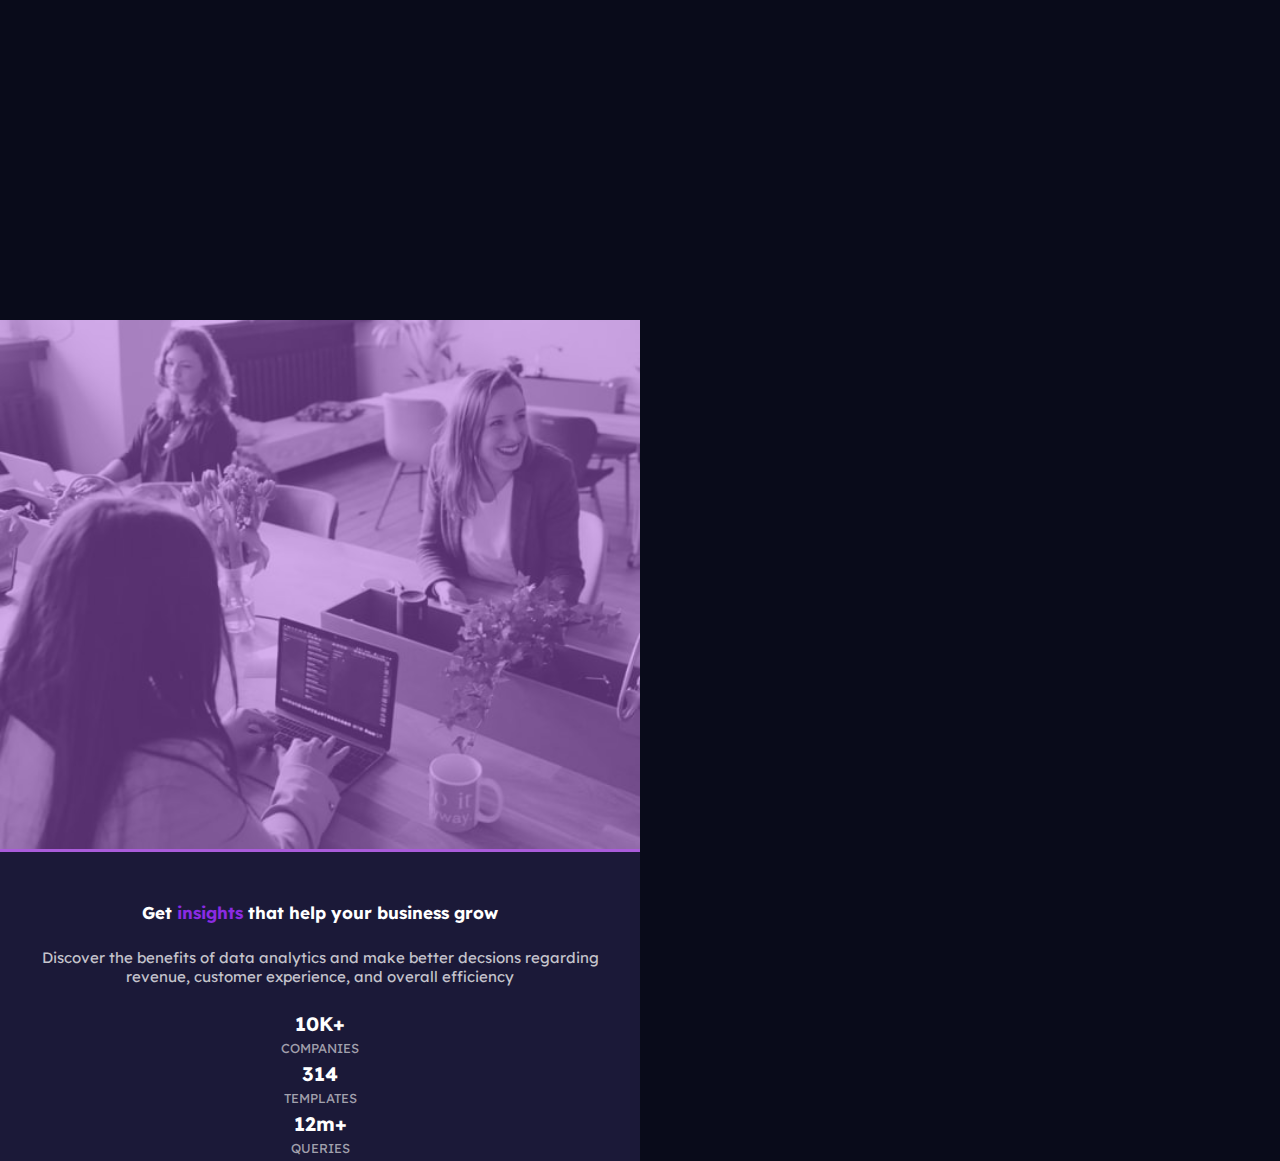
<file: first_project/index.html>
<!DOCTYPE html>
<html lang="en">
<head>
    <meta charset="UTF-8">
    <meta http-equiv="X-UA-Compatible" content="IE=edge">
    <meta name="viewport" content="width=device-width, initial-scale=1.0">
    <title>first prject</title>
    <link rel="stylesheet" href="css/style.css">
</head>
<body>
    <section class="big-container">
        <div class="right-side-wrapper">
            <div class="text-wrapper">
                <h1 class="big-text-wrapper">Get <a href="#">insights</a> that help your business grow</h1>
                <p id="main-paragrap-wrapper">Discover the benefits of data analytics and make better decsions regarding revenue, customer experience, and overall efficiency</p>
            </div>
            <div class="bottom-texr-wrapper">
                <div>
                    <h2>10K+</h2>
                    <p>COMPANIES</p>
                </div>
                <div>
                    <h2>314</h2>
                    <p>TEMPLATES</p>
                </div>
                <div>
                    <h2>12m+</h2>
                    <p>QUERIES</p>
                </div>
            </div>
            

        </div>
        <div class="left-side-wrapper">
            <img src="./images/image-header-desktop.jpg" alt="">
            
        </div>
    </section>
</body>
</html>
</file>
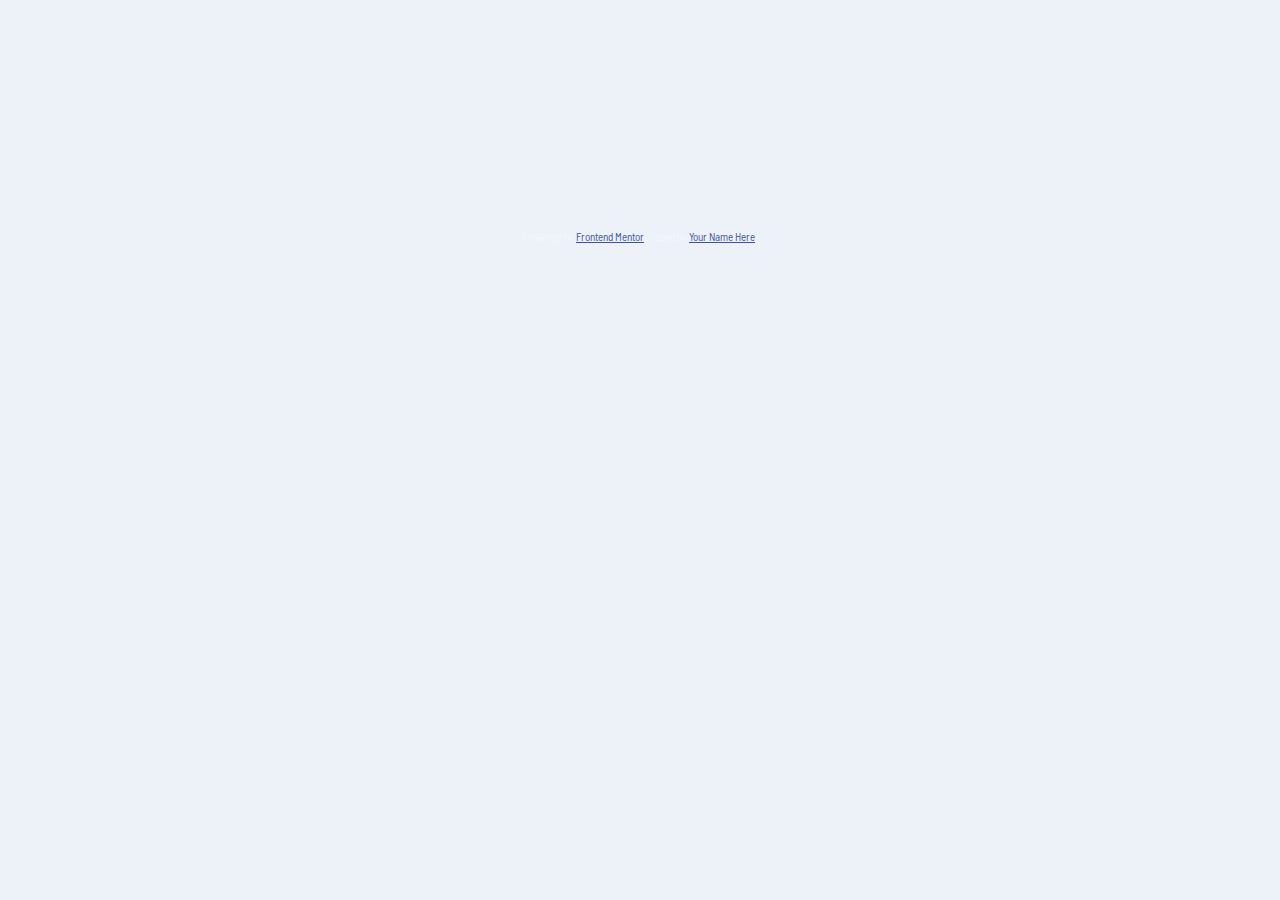
<file: testimonials-grid-section-main/index.html>
<!DOCTYPE html>
<html lang="en">
<head>
  <meta charset="UTF-8">
  <meta name="viewport" content="width=device-width, initial-scale=1.0"> <!-- displays site properly based on user's device -->

  <link rel="icon" type="image/png" sizes="32x32" href="./images/favicon-32x32.png">
  <link rel="stylesheet" href="css/style.css">
  
  <title>Frontend Mentor | [Challenge Name Here]</title>

  <!-- Feel free to remove these styles or customise in your own stylesheet 👍 -->
  <style>
    .attribution { font-size: 11px; text-align: center; }
    .attribution a { color: hsl(228, 45%, 44%); }
  </style>
</head>
<body>
  <!-- Daniel Clifford
  Verified Graduate

  I received a job offer mid-course, and the subjects I learned were current, if not more so, 
  in the company I joined. I honestly feel I got every penny’s worth.

  “ I was an EMT for many years before I joined the bootcamp. I’ve been looking to make a 
  transition and have heard some people who had an amazing experience here. I signed up 
  for the free intro course and found it incredibly fun! I enrolled shortly thereafter. 
  The next 12 weeks was the best - and most grueling - time of my life. Since completing 
  the course, I’ve successfully switched careers, working as a Software Engineer at a VR startup. ”

  Jonathan Walters
  Verified Graduate

  The team was very supportive and kept me motivated

  “ I started as a total newbie with virtually no coding skills. I now work as a mobile engineer 
  for a big company. This was one of the best investments I’ve made in myself. ”

  Jeanette Harmon
  Verified Graduate

  An overall wonderful and rewarding experience

  “ Thank you for the wonderful experience! I now have a job I really enjoy, and make a good living 
  while doing something I love. ”

  Patrick Abrams
  Verified Graduate

  Awesome teaching support from TAs who did the bootcamp themselves. Getting guidance from them and 
  learning from their experiences was easy.

  “ The staff seem genuinely concerned about my progress which I find really refreshing. The program 
  gave me the confidence necessary to be able to go out in the world and present myself as a capable 
  junior developer. The standard is above the rest. You will get the personal attention you need from 
  an incredible community of smart and amazing people. ”

  Kira Whittle
  Verified Graduate

  Such a life-changing experience. Highly recommended!

  “ Before joining the bootcamp, I’ve never written a line of code. I needed some structure from 
  professionals who can help me learn programming step by step. I was encouraged to enroll by a former 
  student of theirs who can only say wonderful things about the program. The entire curriculum and staff 
  did not disappoint. They were very hands-on and I never had to wait long for assistance. The agile team 
  project, in particular, was outstanding. It took my learning to the next level in a way that no tutorial 
  could ever have. In fact, I’ve often referred to it during interviews as an example of my developent 
  experience. It certainly helped me land a job as a full-stack developer after receiving multiple offers. 
  100% recommend! ” -->
  
  <section class="big-wrapper">
    <div class="first-wrapper">
      
    </div>
    <div class="second-wrapper"></div>
    <div class="third-wrapper"></div>
    <div class="fourth-wrapper"></div>
    <aside class="fith-wrapper" ></aside>
  </section>
  <div class="attribution">
    Challenge by <a href="https://www.frontendmentor.io?ref=challenge" target="_blank">Frontend Mentor</a>. 
    Coded by <a href="#">Your Name Here</a>.
  </div>
</body>
</html>
</file>
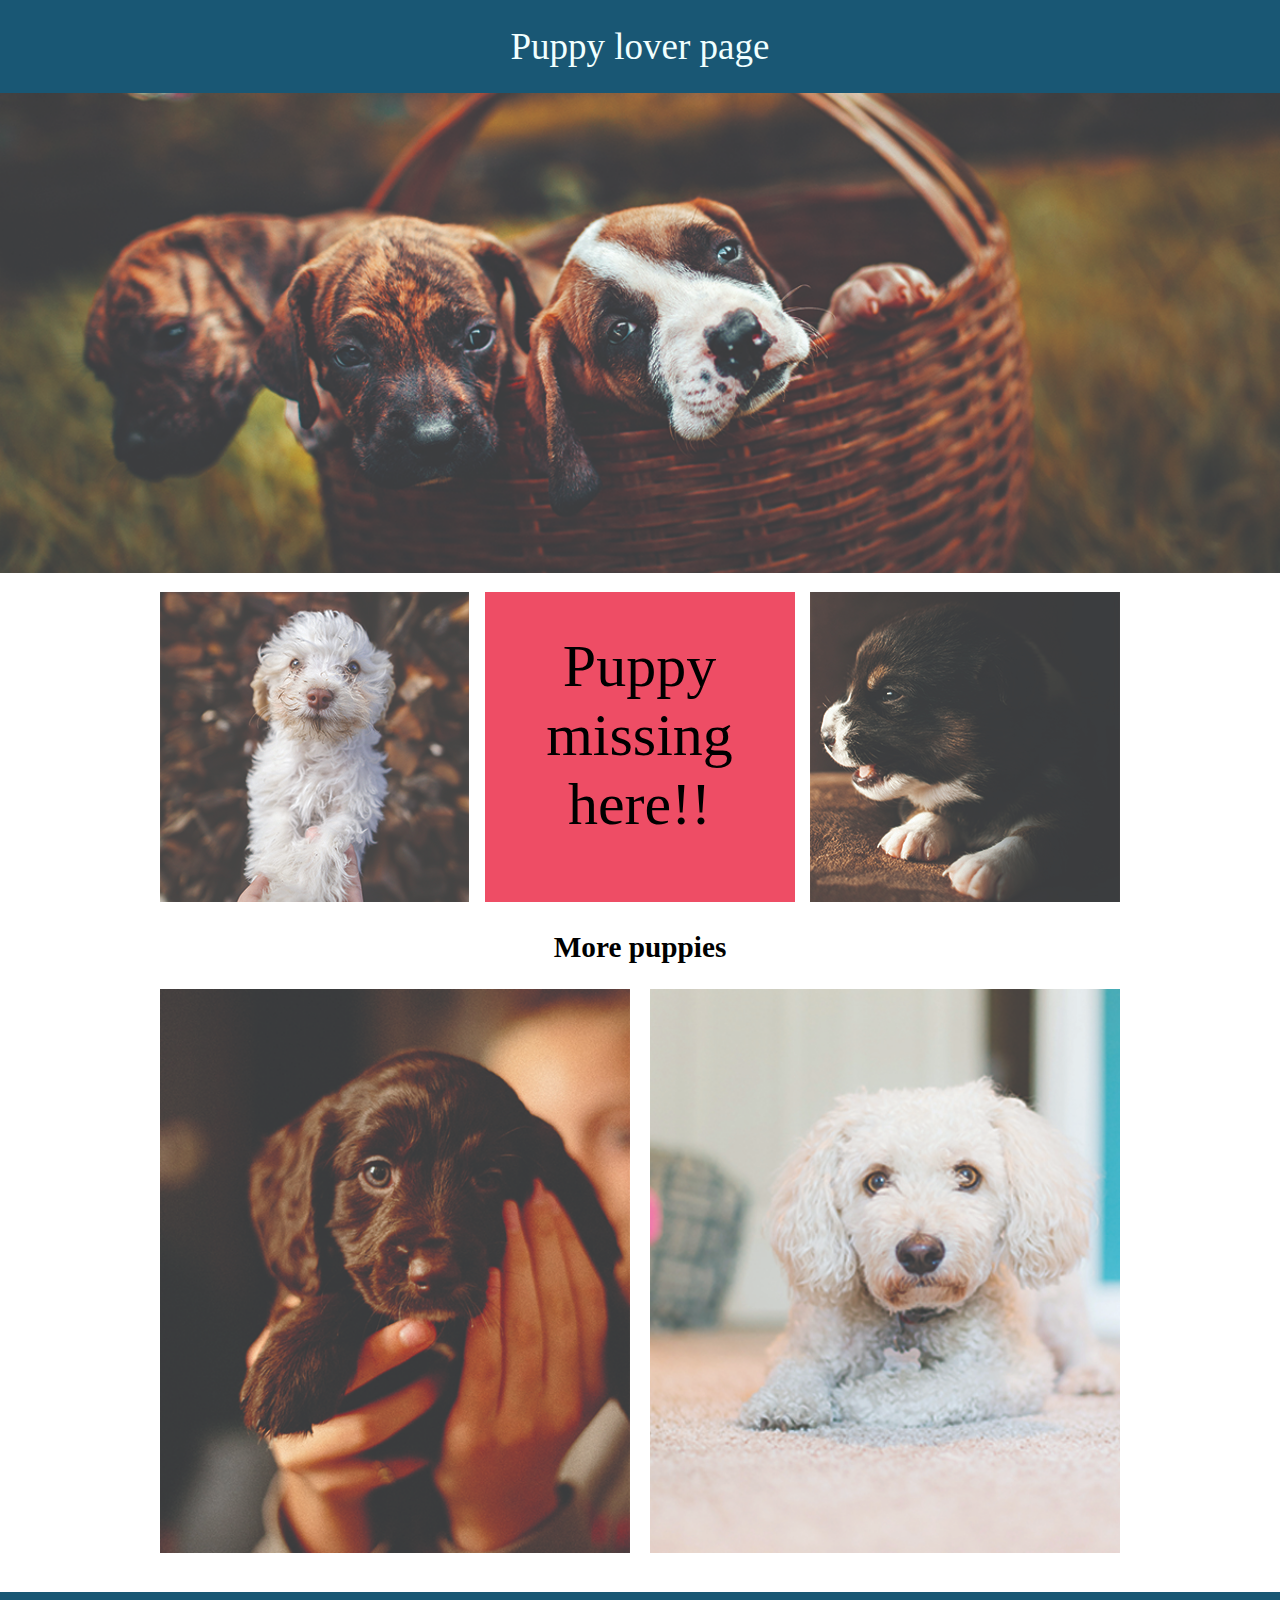
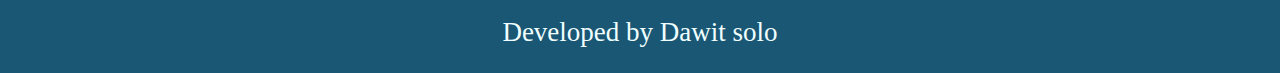
<file: Puppy_Project/project/index.html>
<!DOCTYPE html>
<html lang="en">
  <head>
    <meta charset="UTF-8" />
    <meta http-equiv="X-UA-Compatible" content="IE=edge" />
    <meta name="viewport" content="width=device-width, initial-scale=1.0" />
    <title>Puppy Lovers page</title>
    <link rel="stylesheet" href="./CSS/style1.css" />
  </head>
  <body></body>
</html>
<!-- Start working in our puppy lover page 
    Date:3/29/2022 -->
    <!-- Creating the header -->
    <header>
      <div class="puppy-lover-page-top">
        <p>Puppy lover page</p>
      </div>
    </header>
    <!-- Creating the banner image -->
    <div class="banner">
      <img src="./images/banner-puppies.jpg" alt="puppy lover page banner" />
    </div>
    <!-- creating the section to hold the three divisions -->
    <section class="three-puppys">
      <div class="puppy-33">
        <img src="./images/puppy-1.jpg" alt="first puppy" />
      </div>
      <div class="puppy-34 missing-puppy">
        <p>Puppy missing here!!</p>
      </div>
      <div class="puppy-35">
        <img src="./images/puppy-2.jpg" alt="second puppy" />
      </div>
    </section>
    <!-- creating the transition text  -->
    <div class="transition">
      <h3>More puppies</h3>
    </div>
    <!-- creating the second section to hold two images -->
    <section class="two-puppys">
      <div class="puppy-right">
        <img src="./images/puppy-3.jpg" alt="the third image" />
      </div>
      <div class="puppy-left">
        <img src="./images/puppy-4.jpg" alt="the fourth image" />
      </div>
    </section>
    <!-- creating the footer -->
    <footer class="foot">
      <p>Developed by Dawit solo</p>
    </footer>
    <!-- working ends on 3/30/2022 -->
  </body>
</html>
</file>
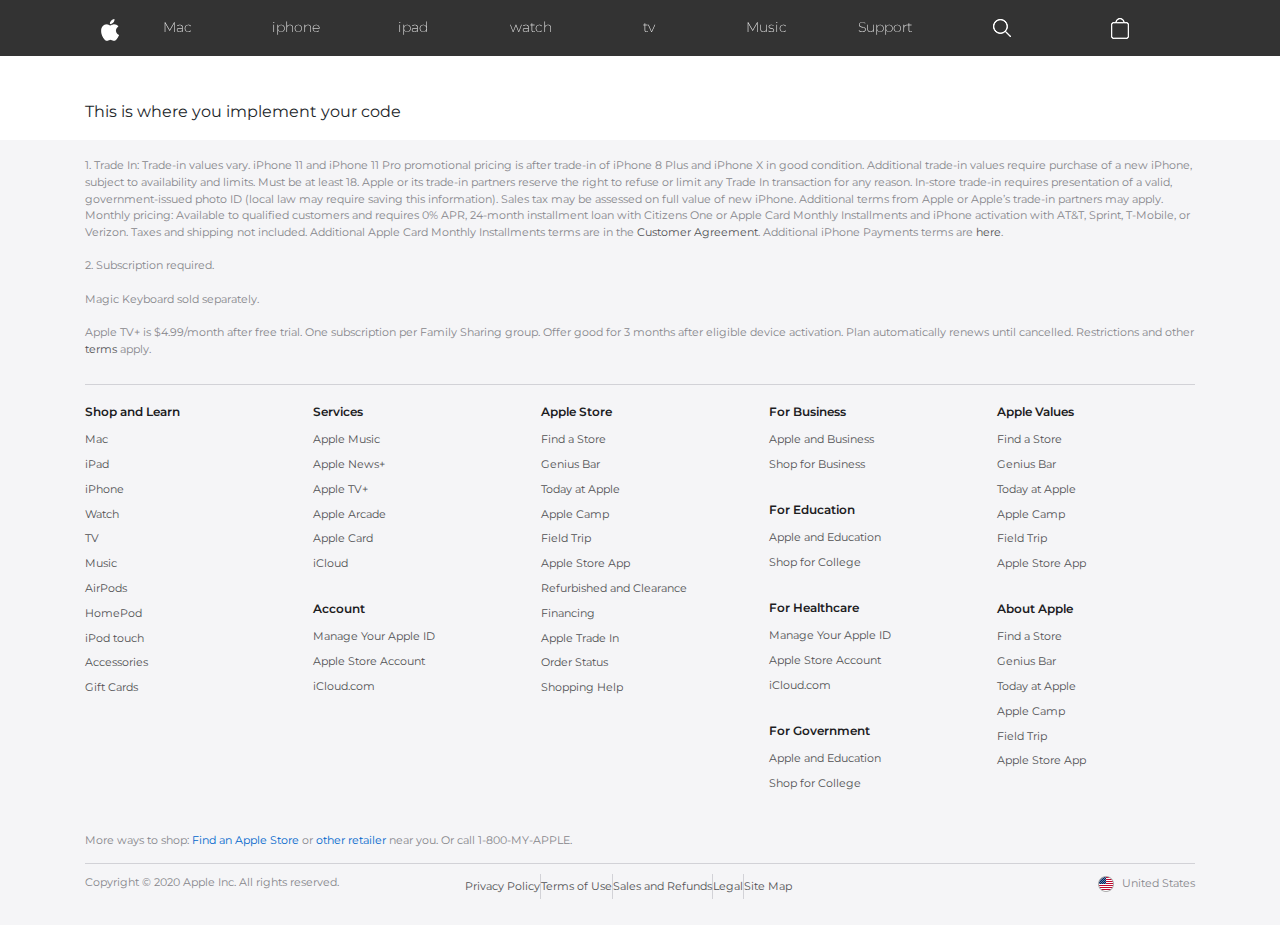
<file: AppleBootstrapProject/resource/apple-responsive-staring-base-code/index.html>
<!DOCTYPE html>
<html>
  <head>
    <title>Apple Responsive Replica</title>

    <!-- Some meta tags -->
    <meta charset="utf-8" />
    <meta
      name="viewport"
      content="width=device-width, initial-scale=1, shrink-to-fit=no"
    />
    <meta name="title" content="Apple Responsive Replica" />
    <meta
      name="description"
      content="A responsive replica of Apple's website"
    />
    <link rel='icon' href='images/icons/favicon.ico' type='image/x-icon'/ >

    <!-- Link to the Font-Awesome Font -->
    <link
      rel="stylesheet"
      href="https://maxcdn.bootstrapcdn.com/font-awesome/4.6.2/css/font-awesome.min.css"
    />

    <!-- Link to Montserrat font from Google Fonts-->
    <link
      href="https://fonts.googleapis.com/css?family=Montserrat:200,200i,300,300i,400,600,600i,700,700i,800,800i,900,900i&display=swap"
      rel="stylesheet"
    />

    <!-- Styles -->
    <!-- Bootstrap Styles -->
    <link rel="stylesheet" type="text/css" href="css/bootstrap.css" />
    <!-- Custom Styles -->
    <link rel="stylesheet" type="text/css" href="css/styles.css" />
  </head>
  <body>
    <!-- Header navigation -->
    <div class="nav-wrapper fixed-top">
      <div class="container">
        <nav class="navbar navbar-toggleable-sm navbar-expand-md">
          <button
            class="navbar-toggler navbar-toggler-right"
            type="button"
            data-toggle="collapse"
            data-target=".navbar-collapse"
          >
            ☰
          </button>
          <a class="navbar-brand mx-auto" href="#"
            ><img src="images/icons/logo-sm.png"
          /></a>

          <div class="navbar-collapse collapse">
            <ul class="navbar-nav nav-justified w-100 nav-fill">
              <li class="nav-item">
                <a class="nav-link js-scroll-trigger" href="/mac/">Mac</a>
              </li>
              <li class="nav-item">
                <a class="nav-link js-scroll-trigger" href="#">iphone</a>
              </li>
              <li class="nav-item">
                <a class="nav-link js-scroll-trigger" href="#">ipad</a>
              </li>
              <li class="nav-item">
                <a class="nav-link js-scroll-trigger" href="#">watch</a>
              </li>
              <li class="nav-item">
                <a class="nav-link js-scroll-trigger" href="#">tv</a>
              </li>
              <li class="nav-item">
                <a class="nav-link js-scroll-trigger" href="#">Music</a>
              </li>
              <li class="nav-item">
                <a class="nav-link js-scroll-trigger" href="#">Support</a>
              </li>
              <li class="nav-item">
                <a class="nav-link js-scroll-trigger" href="/search/"
                  ><img src="images/icons/search-icon-sm.png"
                /></a>
              </li>
              <li class="nav-item">
                <a class="nav-link js-scroll-trigger" href="/cart/"
                  ><img src="images/icons/cart-sm.png"
                /></a>
              </li>
            </ul>
          </div>
        </nav>
      </div>
    </div>

    <!-- Your code goes in here -->
    <!--  -->
    <div class="top-100">
      <div class="container">
        <p>This is where you implement your code</p>
      </div>
    </div>

    <!-- Footer section stats here -->
    <footer class="footer-wrapper">
      <div class="container">
        <div class="upper-text-container">
          <p>
            1. Trade In: Trade‑in values vary. iPhone 11 and iPhone 11 Pro
            promotional pricing is after trade‑in of iPhone 8 Plus and iPhone X
            in good condition. Additional trade‑in values require purchase of a
            new iPhone, subject to availability and limits. Must be at least 18.
            Apple or its trade-in partners reserve the right to refuse or limit
            any Trade In transaction for any reason. In‑store trade‑in requires
            presentation of a valid, government-issued photo ID (local law may
            require saving this information). Sales tax may be assessed on full
            value of new iPhone. Additional terms from Apple or Apple’s trade-in
            partners may apply. Monthly pricing: Available to qualified
            customers and requires 0% APR, 24-month installment loan with
            Citizens One or Apple Card Monthly Installments and iPhone
            activation with AT&T, Sprint, T-Mobile, or Verizon. Taxes and
            shipping not included. Additional Apple Card Monthly Installments
            terms are in the
            <a
              href="https://www.goldmansachs.com/terms-and-conditions/Apple-Card-Customer-Agreement.pdf"
              target="_blank"
            >
              Customer Agreement</a
            >. Additional iPhone Payments terms are
            <a
              href="https://www.apple.com/legal/sales-support/iphoneinstallments_us/"
            >
              here</a
            >.
          </p>
          <p>
            2. Subscription required.<br /><br />
            Magic Keyboard sold separately.<br /><br />
            Apple TV+ is $4.99/month after free trial. One subscription per
            Family Sharing group. Offer good for 3 months after eligible device
            activation. Plan automatically renews until cancelled. Restrictions
            and other <a href="https://www.apple.com/promo/">terms </a> apply.
          </p>
        </div>
        <div class="footer-links-wrapper row">
          <div class="links-wrapper-1 col-sm-12 col-md">
            <h3>Shop and Learn</h3>
            <ul>
              <li><a href="#">Mac</a></li>
              <li><a href="#">iPad</a></li>
              <li><a href="#">iPhone</a></li>
              <li><a href="#">Watch</a></li>
              <li><a href="#">TV</a></li>
              <li><a href="#">Music</a></li>
              <li><a href="#">AirPods</a></li>
              <li><a href="#">HomePod</a></li>
              <li><a href="#">iPod touch</a></li>
              <li><a href="#">Accessories</a></li>
              <li><a href="#">Gift Cards</a></li>
            </ul>
          </div>
          <div class="links-wrapper-2 col-sm-12 col-md">
            <h3>Services</h3>
            <ul>
              <li><a href="#">Apple Music</a></li>
              <li><a href="#">Apple News+</a></li>
              <li><a href="#">Apple TV+</a></li>
              <li><a href="#">Apple Arcade</a></li>
              <li><a href="#">Apple Card</a></li>
              <li><a href="#">iCloud</a></li>
            </ul>
            <h3>Account</h3>
            <ul>
              <li><a href="#">Manage Your Apple ID</a></li>
              <li><a href="#">Apple Store Account</a></li>
              <li><a href="#">iCloud.com</a></li>
            </ul>
          </div>
          <div class="links-wrapper-3 col-sm-12 col-md">
            <h3>Apple Store</h3>
            <ul>
              <li><a href="#">Find a Store</a></li>
              <li><a href="#">Genius Bar</a></li>
              <li><a href="#">Today at Apple</a></li>
              <li><a href="#">Apple Camp</a></li>
              <li><a href="#">Field Trip</a></li>
              <li><a href="#">Apple Store App</a></li>
              <li><a href="#">Refurbished and Clearance</a></li>
              <li><a href="#">Financing</a></li>
              <li><a href="#">Apple Trade In</a></li>
              <li><a href="#">Order Status</a></li>
              <li><a href="#">Shopping Help</a></li>
            </ul>
          </div>
          <div class="links-wrapper-4 col-sm-12 col-md">
            <h3>For Business</h3>
            <ul>
              <li><a href="#">Apple and Business</a></li>
              <li><a href="#">Shop for Business</a></li>
            </ul>
            <h3>For Education</h3>
            <ul>
              <li><a href="#">Apple and Education</a></li>
              <li><a href="#">Shop for College</a></li>
            </ul>
            <h3>For Healthcare</h3>
            <ul>
              <li><a href="#">Manage Your Apple ID</a></li>
              <li><a href="#">Apple Store Account</a></li>
              <li><a href="#">iCloud.com</a></li>
            </ul>
            <h3>For Government</h3>
            <ul>
              <li><a href="#">Apple and Education</a></li>
              <li><a href="#">Shop for College</a></li>
            </ul>
          </div>
          <div class="links-wrapper-5 col-sm-12 col-md">
            <h3>Apple Values</h3>
            <ul>
              <li><a href="#">Find a Store</a></li>
              <li><a href="#">Genius Bar</a></li>
              <li><a href="#">Today at Apple</a></li>
              <li><a href="#">Apple Camp</a></li>
              <li><a href="#">Field Trip</a></li>
              <li><a href="#">Apple Store App</a></li>
            </ul>
            <h3>About Apple</h3>
            <ul>
              <li><a href="#">Find a Store</a></li>
              <li><a href="#">Genius Bar</a></li>
              <li><a href="#">Today at Apple</a></li>
              <li><a href="#">Apple Camp</a></li>
              <li><a href="#">Field Trip</a></li>
              <li><a href="#">Apple Store App</a></li>
            </ul>
          </div>
        </div>
        <div class="my-apple-wrapper">
          More ways to shop: <a href="#">Find an Apple Store</a> or
          <a href="#">other retailer</a> near you. Or call 1-800-MY-APPLE.
        </div>
        <div class="copyright-wrapper row">
          <div
            class="
              copyright
              col-sm-12
              order-2
              col-md-8
              order-md-1
              col-lg-4
              order-lg-1
            "
          >
            Copyright &copy; 2020 Apple Inc. All rights reserved.
          </div>
          <div class="footer-links-terms col-sm-12 order-3 col-lg-6 order-lg-2">
            <ul>
              <li><a href="#">Privacy Policy</a></li>
              <li><a href="#">Terms of Use</a></li>
              <li><a href="#">Sales and Refunds</a></li>
              <li><a href="#">Legal</a></li>
              <li><a href="#">Site Map</a></li>
            </ul>
          </div>
          <div
            class="
              footer-country
              col-sm-12
              order-1
              col-md-4
              order-md-2
              text-md-right
              col-lg-2
              order-lg-3
            "
          >
            <div class="flag-wrapper"><img src="images/icons/16.png" /></div>
            <div class="footer-country-name">United States</div>
          </div>
        </div>
      </div>
    </footer>
    <!-- Footer section ends here -->

    <!-- Javascript -->

    <!-- jQuery -->
    <script src="https://ajax.googleapis.com/ajax/libs/jquery/3.4.1/jquery.min.js"></script>

    <!-- Bootsrap JS -->
    <script src="js/bootstrap.js"></script>
  </body>
</html>
</file>
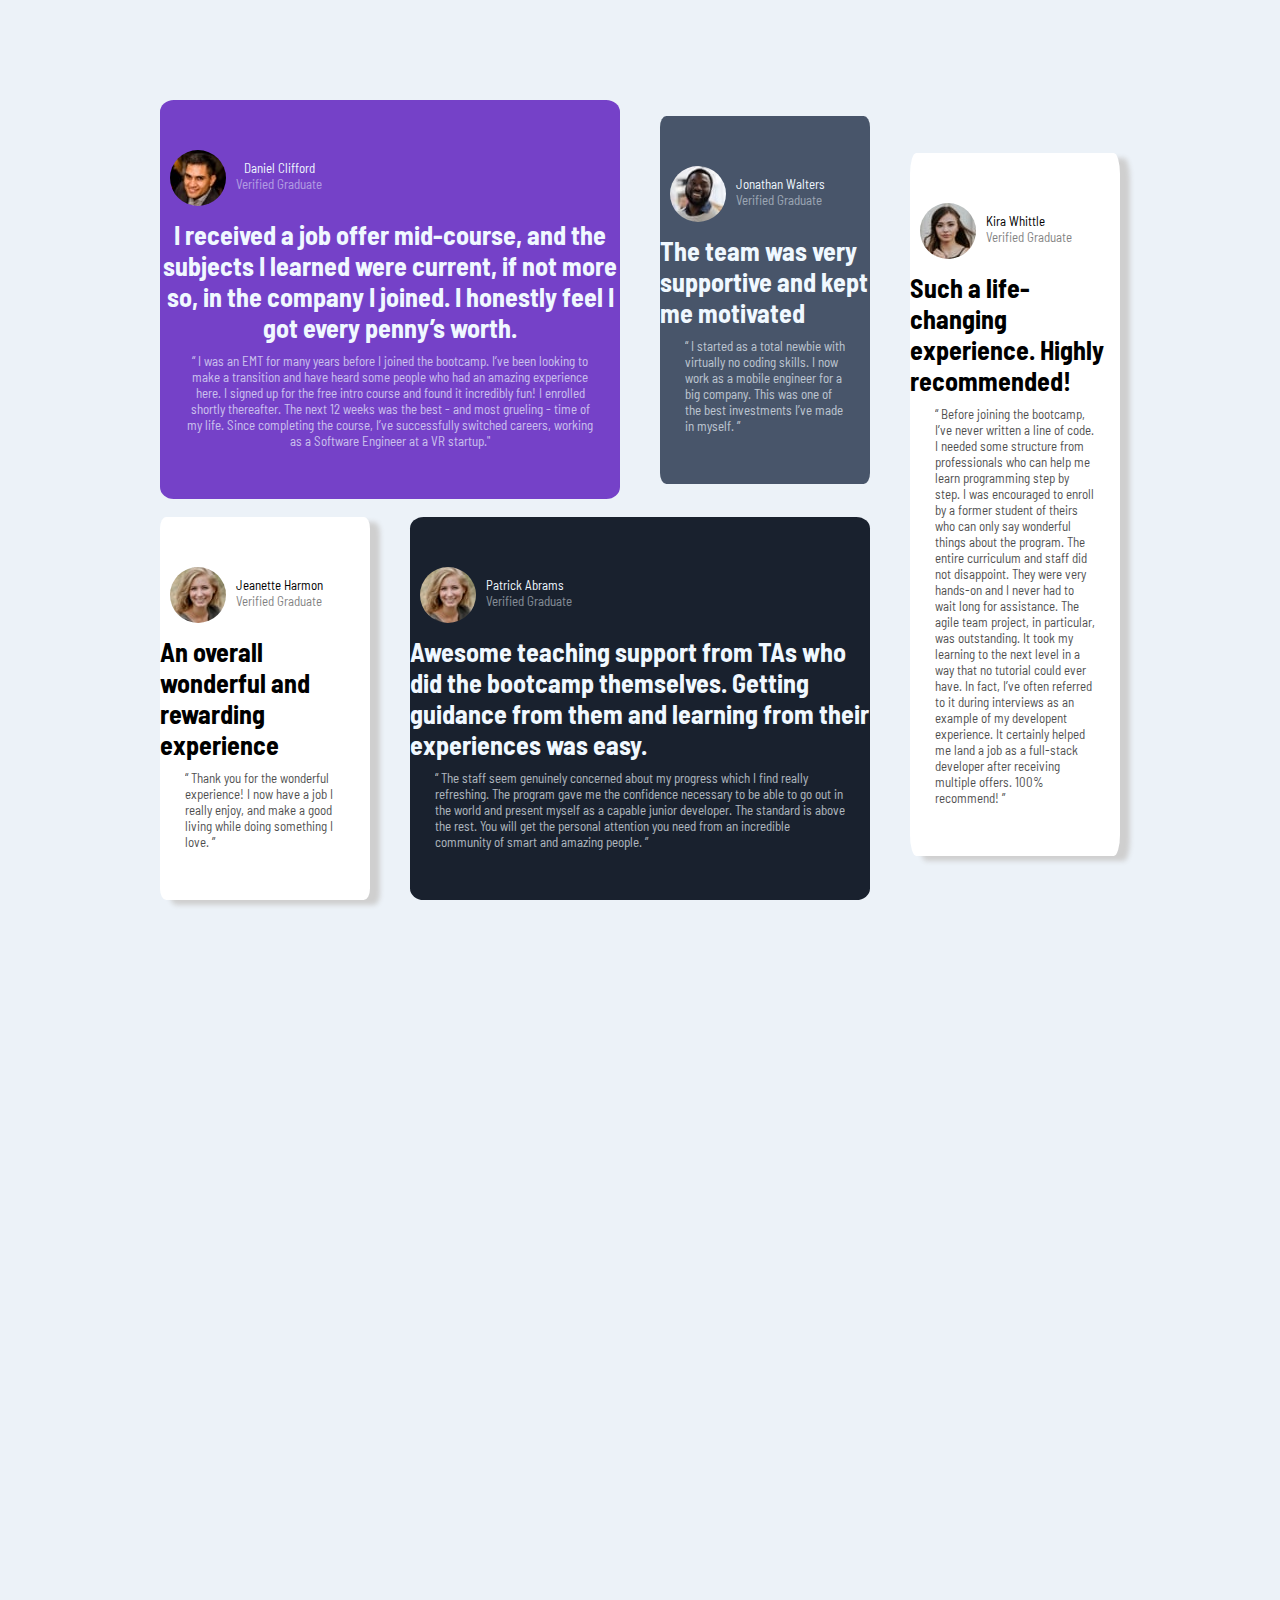
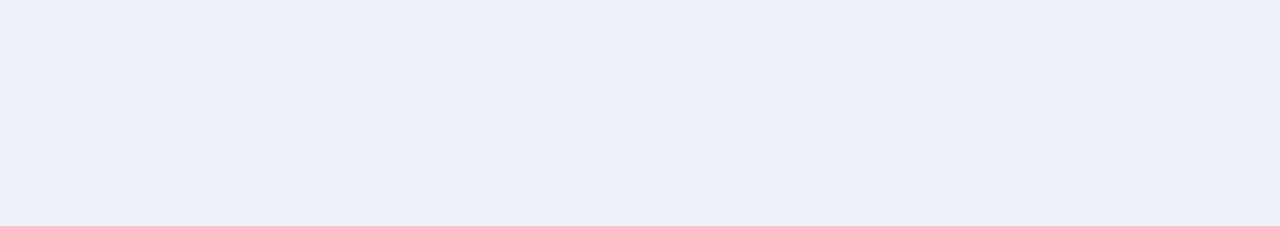
<file: testimonials-grid-section-main/latest.html>
<!DOCTYPE html>
<html lang="en">

<head>
    <meta charset="UTF-8" />
    <meta http-equiv="X-UA-Compatible" content="IE=edge" />
    <meta name="viewport" content="width=device-width, initial-scale=1.0" />
    <title>partctice page</title>
    <link rel="stylesheet" href="css/style.css" />
</head>

<body>
    <section class="big-wrapper">
        <div class="element1">
            <div class="pic">
                <div class="circle">
                    <img src="./images1/image-daniel.jpg" alt="#" />
                </div>
                <div class="text-wrapper">
                    <ul>
                        <li>Daniel Clifford</li>
                        <li class="verified">Verified Graduate</li>
                    </ul>
                </div>
            </div>
            <div class="main-paragrapgh-wrapper">
                <h1>
                    I received a job offer mid-course, and the subjects I learned were
                    current, if not more so, in the company I joined. I honestly feel I
                    got every penny’s worth.
                </h1>
                <blockquote>
                    “ I was an EMT for many years before I joined the bootcamp. I’ve
                    been looking to make a transition and have heard some people who had
                    an amazing experience here. I signed up for the free intro course
                    and found it incredibly fun! I enrolled shortly thereafter. The next
                    12 weeks was the best - and most grueling - time of my life. Since
                    completing the course, I’ve successfully switched careers, working
                    as a Software Engineer at a VR startup."
                </blockquote>
            </div>
        </div>
        <div class="element2">
            <div class="pic">
                <div class="circle">
                    <img src="./images1/image-jonathan.jpg" alt="#" />
                </div>
                <div class="text-wrapper">
                    <ul>
                        <li>Jonathan Walters</li>
                        <li class="verified">Verified Graduate</li>
                    </ul>
                </div>
            </div>
            <div class="main-paragrapgh-wrapper">
                <h1>
                    The team was very supportive and kept me motivated
                </h1>
                <blockquote>
                    “ I started as a total newbie with virtually no coding skills. I now work as a mobile engineer
                    for a big company. This was one of the best investments I’ve made in myself. ”
                </blockquote>
            </div>
        </div>
        </div>
        <div class="element3 black">
            <div class="pic">
                <div class="circle">
                    <img src="./images1/image-kira.jpg" alt="#" />
                </div>
                <div class="text-wrapper">
                    <ul>
                        <li>Kira Whittle</li>
                        <li class="verified">Verified Graduate</li>
                    </ul>
                </div>
            </div>
            <div class="main-paragrapgh-wrapper">
                <h1>
                    Such a life-changing experience. Highly recommended!
                </h1>
                <blockquote>
                    “ Before joining the bootcamp, I’ve never written a line of code. I needed some structure from
                    professionals who can help me learn programming step by step. I was encouraged to enroll by a former
                    student of theirs who can only say wonderful things about the program. The entire curriculum and
                    staff
                    did not disappoint. They were very hands-on and I never had to wait long for assistance. The agile
                    team
                    project, in particular, was outstanding. It took my learning to the next level in a way that no
                    tutorial
                    could ever have. In fact, I’ve often referred to it during interviews as an example of my developent
                    experience. It certainly helped me land a job as a full-stack developer after receiving multiple
                    offers.
                    100% recommend! ”

                </blockquote>
            </div>

        </div>
        </div>
        </div>
        <div class="element4 black">
            <div class="pic">
                <div class="circle">
                    <img src="./images1/image-jeanette.jpg" alt="#" />
                </div>
                <div class="text-wrapper">
                    <ul>
                        <li>Jeanette Harmon</li>
                        <li class="verified">Verified Graduate</li>
                    </ul>
                </div>
            </div>
            <div class="main-paragrapgh-wrapper">
                <h1>
                    An overall wonderful and rewarding experience
                </h1>
                <blockquote>
                    “ Thank you for the wonderful experience! I now have a job I really enjoy, and make a good living
                    while doing something I love. ”

                </blockquote>
            </div>
        </div>
        <div class="element5">
            <div class="pic">
                <div class="circle">
                    <img src="./images1/image-jeanette.jpg" alt="#" />
                </div>
                <div class="text-wrapper">
                    <ul>
                        <li>Patrick Abrams</li>
                        <li class="verified">Verified Graduate</li>
                    </ul>
                </div>
            </div>
            <div class="main-paragrapgh-wrapper">
                <h1>
                    Awesome teaching support from TAs who did the bootcamp themselves. Getting guidance from them and
                    learning from their experiences was easy.
                </h1>
                <blockquote>
                    “ The staff seem genuinely concerned about my progress which I find really refreshing. The program 
                    gave me the confidence necessary to be able to go out in the world and present myself as a capable 
                    junior developer. The standard is above the rest. You will get the personal attention you need from 
                    an incredible community of smart and amazing people. ”
                </blockquote>
            </div>
        </div>
    </section>
</body>

</html>
</file>
<file: first_project/css/style.css>
@import url('https://fonts.googleapis.com/css2?family=Lexend&display=swap');

* {
    padding: 0;
    margin: 0;
}
img {
   opacity: 0.5;
   max-width: 100%;
   height: auto;
}
body {
    font-size: 15px;
    font-family: 'Lexend', sans-serif;
    color: white;
    background-color: hsl(233, 47%, 7%);
}
* a{
    text-decoration: none;
    color: blueviolet;
}
.big-container {
    width: 70%;
    height: 439.15px;
    margin: 0 auto;
    display: flex;
    justify-content:space-between;
    margin: 25% auto ;
    
}
.right-side-wrapper{
    background-color: hsl(244, 38%, 16%);
    width: 50%;
    text-align: center;
    /*  */

}
.left-side-wrapper img{
    width: 100%;
}
.left-side-wrapper{

    
    width: 50%;
    background-color: hsl(277, 64%, 61%);
    background-repeat: no-repeat;
}

.text-wrapper{
    padding: 50px 0 15px;
}
.big-text-wrapper{
    font-size: 40px;
    padding: 0 0 15px;
    color:hsl(0, 0%, 100%)
}
#main-paragrap-wrapper{
    color: hsla(0, 0%, 100%, 0.75);
    padding-bottom: 95px;
    font-size: 20px;
}
.bottom-texr-wrapper{
    display: flex;
    justify-content: space-around;
    /* padding-bottom: 25px; */
    
}
.bottom-texr-wrapper p{
    color: hsla(0, 0%, 100%, 0.6);
}
@media  screen and (min-width:375px) and (max-width:1440px) {
    .big-container{
        display:flexbox;
        flex-direction: column;
        font-size: small;
        width: 100%;
    }
    .right-side-wrapper{
      
        order: 2;
        
    }
    .left-side-wrappe{
        
        order: 1;
      }
        
        .bottom-texr-wrapper{
            display:flexbox;
            flex-direction: column;
            line-height: 25px;
        }
        .big-text-wrapper{
            font-size: 17px;
        }
        #main-paragrap-wrapper{
        font-size: 15px;
        padding: 10px;
    }
    
}
</file>
<file: testimonials-grid-section-main/css/style.css>
@import url('https://fonts.googleapis.com/css2?family=Barlow+Semi+Condensed:wght@100&display=swap');

* {
  margin: 0;
  padding: 0;
}
img {
  max-width: 100%;
  height: auto;
}
body {
  font-size: 13px;
  font-family: 'Barlow Semi Condensed', sans-serif;
  color: aliceblue;
  background-color:  hsl(210, 46%, 95%);
}
.black{
    color: black;
}
.big-wrapper {
  display: grid;
  grid-template-columns: 1fr 1fr 1fr 1fr;
  grid-template-rows: 1fr 1fr 1fr 1fr;
  max-width: 960px;
  /* min-height: 980px; */
  margin: 100px auto;
  align-items: center;
  gap: 10px 40px;
  /* grid-template-areas:
    "header header header1 header2"
    "head footer footer header2"; */
}
.element1 {
  background-color: hsl(263, 55%, 52%); 
  grid-area: 1/1/1/3;
  border-radius: 3%;
 /* height: 580px; */
  
  text-align: center;
}
.element2 {
  background-color:  hsl(217, 19%, 35%);
  grid-area: 1/3/1/4;
  border-radius: 3%;
  /* animation-name: anim;
  animation-duration: 3s;
  animation-iteration-count: infinite; */
}
.element3 {
  grid-area: 1/4/3/5;
  background-color: hsl(0, 0%, 100%);
  border-radius: 3%;
  box-shadow: 10px 5px 5px 0 hsl(0, 0%, 81%);
  /* animation-name: anim;
  animation-duration: 3s;
  animation-iteration-count: infinite; */
}
.element4 {
  background-color: hsl(0, 0%, 100%);
  grid-area: 2/1/2/2;
  border-radius: 3%;
  box-shadow: 10px 5px 5px 0 hsl(0, 0%, 81%);
  /* animation-name: anim;
  animation-duration: 3s;
  animation-iteration-count: infinite; */
}
.element5 {
  background-color: hsl(219, 29%, 14%);
  grid-area: 2/2/2/4;
  border-radius: 3%;
  /* animation-name: anim;
  animation-duration: 3s;
  animation-iteration-count: infinite; */
}
img {
  /* border: 1px transparent solid; */
  border-radius: 50%;
  /* padding: 0 25px 0 0; */
}
.pic {
  display: flex;
  padding: 50px 10px 10px;
}
.text-wrapper ul {
  display: block;
  padding: 10px 10px;
  list-style-type: none;
}
.verified{
    opacity: 50%;
}
blockquote{
    opacity: 70%;
    padding: 10px 25px 50px;
}
@media screen and (max-width: 800px) {
  .big-wrapper {
    display: flex;
    flex-direction: column;
    margin: 0 10px;
    width: 100%;
    font-size: 17px;
    row-gap: 35px;
  }
  .element1 {
    width: 100%;
    height: 580px;
    margin: 35px auto 0;
  }
  .element2 {
    width: 100%;
    height: 580px;
  }
  .element3 {
    width: 100%;
    height: 580px;
    order: 5;
  }
  .element4 {
    width: 100%;
    height: 580px;
  }
  .element5 {
    width: 100%;
    height: 580px;
  }
}
</file>
<file: Puppy_Project/project/CSS/style1.css>
/* Start working in our puppy lover page 
    Date:3/29/2022 */

/* setting value for the entire page */
* {
  padding: 0;
  margin: 0;
}
img {
  max-width: 100%;
  height: auto;
}
/* setting value for the header text */
.puppy-lover-page-top {
  text-align: center;
  background-color: #195774;
  padding-top: 25px;
  padding-bottom: 25px;
  color: azure;
  font-size: 37px;
}
/* setting the attribute for the banner */
.banner img {
  width: 100%;
  margin-bottom: 15px;
}
/* the continuer containg the three puppys
wodth :960    if not to make the value respomsive */
.three-puppys,
.two-puppys {
  display: flex;
  width: 960px;
  margin: 0 auto;
  justify-content: space-between;
}
/* fixing the attribute for the three puppys */
/* setting the attribute for the middle part in the three parts */
.missing-puppy {
  background-color: #ee4d65;
  text-align: center;
  max-height: 310px;
  width: 310px;
}
.missing-puppy p {
  font-size: 60px;
  padding: 40px;
  
}
/* ends here for the middle part */

/* section one ends here */
/* this is the part for the transition text */
.transition {
  text-align: center;
  margin-top: 25px;
  margin-bottom: 25px;
  width: 80%;
  margin-left: auto;
  margin-right: auto;
  font-size: 25px;
}
/* the two containers
setting there attribute */
.puppy-right,
.puppy-left {
  width: 50%;
}

/* setting the attribute for the image for the div elements */
.puppy-right img,
.puppy-left img {
  width: 100%;
}
/* separating the two images */
.puppy-right {
  margin-right: 1%;
}
.puppy-left {
  margin-left: 1%;
}

/* the footer part */
.foot {
  text-align: center;
  padding: 25px 0px 25px;
  background-color: #195774;
  margin-top: 35px;
  color: azure;
  font-size: 27px;
}
/* working ends on 3/30/2022 */

/* this part is optional */
.missing-puppy:hover{
  transform: scale(1.5);
  background-color: #195774;
}
.puppy-left:hover{
  transform: scale(1.25);
}
.puppy-right:hover{
  transform: scale(1.25);
}
</file>
<file: AppleBootstrapProject/resource/apple-responsive-staring-base-code/css/styles.css>
/* General Styling*/
body {
  font-family: "Montserrat", sans-serif;
}
a {
  color: #06c;
}
img {
  max-width: 100%;
}
.white {
  color: #fff;
}
.black {
  color: #1d1d1f;
}
.grey {
  color: #86868b;
}
.top-50 {
  margin-top: 50px;
}
.top-100 {
  margin-top: 100px;
}
/* Header Style */
.nav-wrapper {
  background: rgba(0, 0, 0, 0.8);
  font-size: 0.85em;
  font-weight: 200;
}
.nav-wrapper ul li a {
  color: #fff;
}
.navbar-toggler {
  color: #fff;
}
.nav-item {
  text-align: left !important;
  padding: 4px 0;
  border-bottom: 1px solid #4b4b4b;
}

/* Footer Styling */
.footer-wrapper {
  background-color: #f5f5f7;
  color: #86868b;
  font-size: 0.7em;
}
.footer-wrapper ul {
  list-style: none;
  padding-bottom: 10px;
  padding-inline-start: 0px;
}
.footer-wrapper ul a {
  color: #515154;
}
.my-apple-wrapper {
  padding-bottom: 15px;
  margin-top: 10px;
}
.copyright {
  margin-top: 15px;
}
.footer-country {
  margin-top: 8px;
}
.flag-wrapper {
  display: inline-block;
  vertical-align: middle;
  padding-right: 5px;
}
.footer-country-name {
  display: inline-block;
  vertical-align: middle;
}
.footer-links-terms ul {
  display: flex;
}
.footer-links-terms ul li {
  padding: 0 10px;
  border-right: 1px solid #d2d2d7;
}
.footer-links-terms ul li:first-child {
  padding-left: 0;
}
.footer-links-terms ul li:last-child {
  border-right: 0;
}

.footer-links-wrapper h3 {
  font-size: 12px;
  font-weight: 600;
  color: #1d1d1f;
}
.footer-wrapper ul li {
  padding: 4px 0;
}
.upper-text-container {
  border-bottom: 1px solid #d2d2d7;
  padding: 17px 0 10px;
  margin-bottom: 20px;
}
.upper-text-container a {
  color: #515154;
}

/*Media Query*/
/* Footer */
@media (max-width: 768px) {
  .footer-links-wrapper ul {
    display: none;
  }
  .footer-links-wrapper h3 {
    padding: 10px 0;
    border-bottom: 1px solid #ccc;
  }
  .footer-links-wrapper h3:after {
    font-family: "FontAwesome";
    content: "\f067";
    padding-left: 10px;
    position: absolute;
    right: 25px;
  }
}
@media (min-width: 768px) {
  /*Nav bar*/
  .nav-item {
    text-align: center !important;
    padding: 0;
    border-bottom: 0px;
  }
  /*Footer styling*/
  .my-apple-wrapper {
    border-bottom: 1px solid #d2d2d7;
  }
}
@media (min-width: 992px) {
  /*Footer styling*/
  .copyright {
    margin-top: 10px;
  }
  .footer-country {
    margin-top: 10px;
  }
  .footer-links-terms {
    margin-top: 10px;
  }
}

.first-banner-wrapper{
  background-image: url("../images/home/macbook-pro.jpg");
}
</file>
